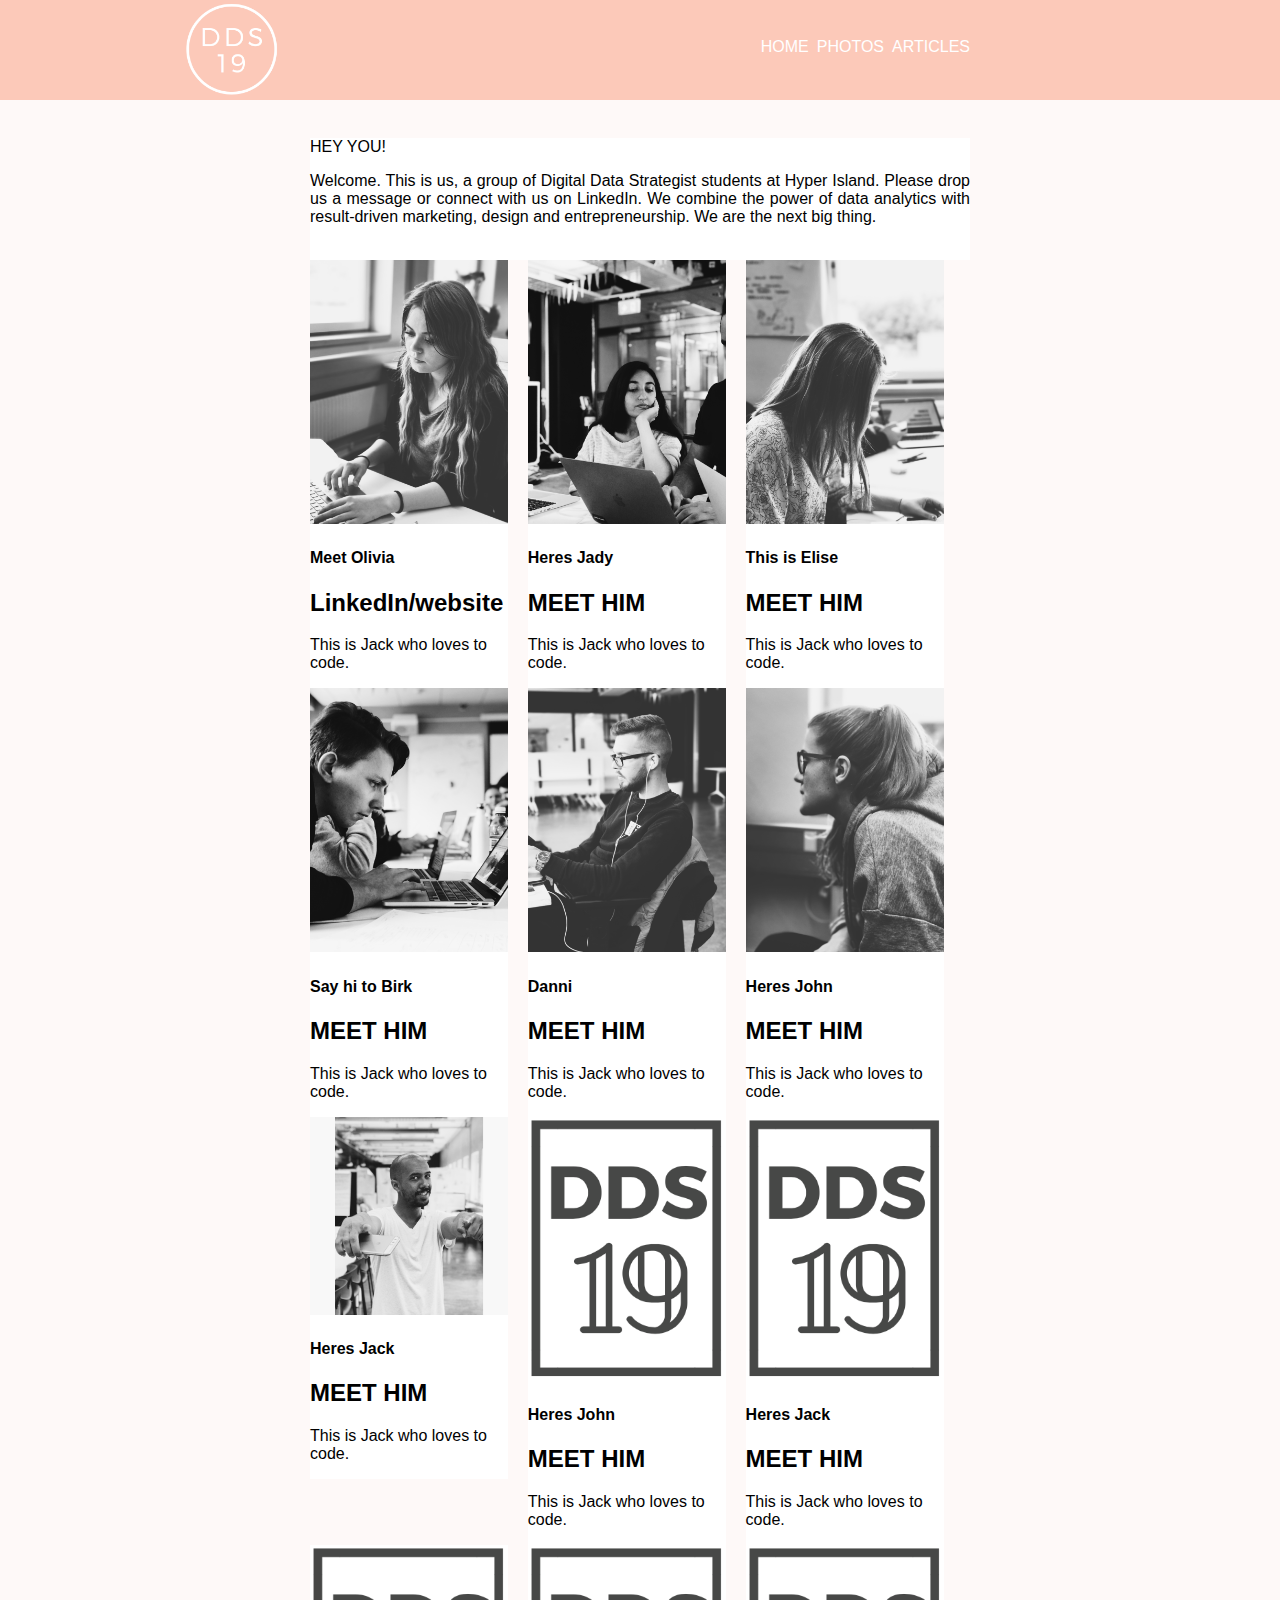
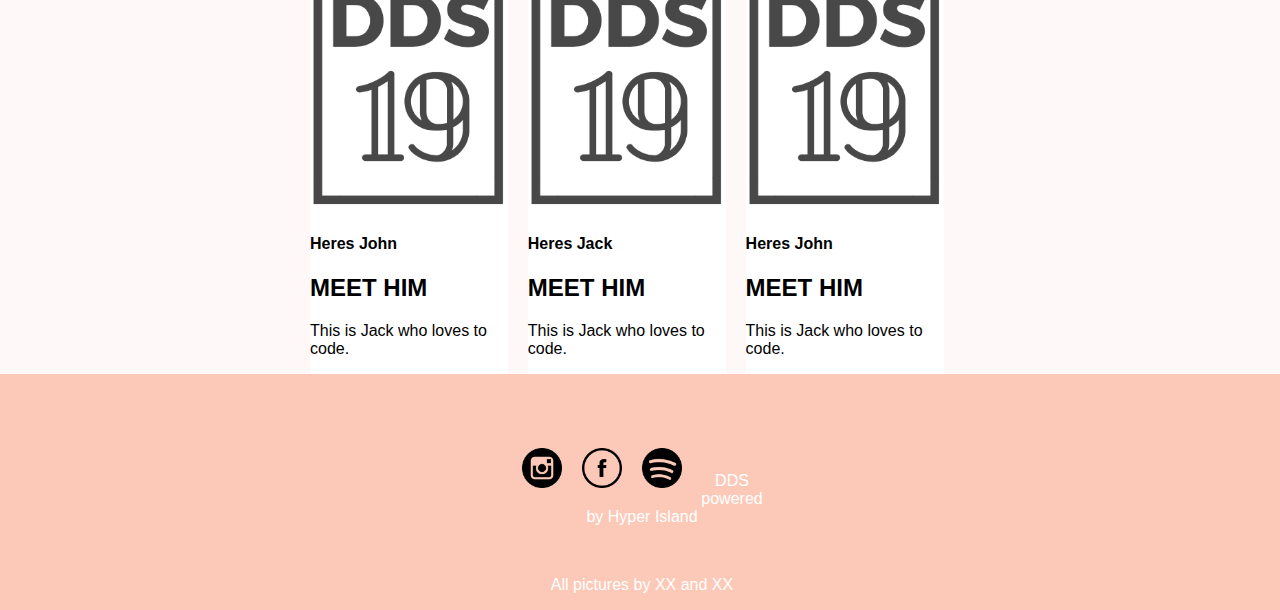
<file: index.html>
<!DOCTYPE html>
<html>
<head>

<!-- Global site tag (gtag.js) - Google Analytics -->
<script async src="https://www.googletagmanager.com/gtag/js?id=UA-108094140-1"></script>
<script>
  window.dataLayer = window.dataLayer || [];
  function gtag(){dataLayer.push(arguments);}
  gtag('js', new Date());

  gtag('config', 'UA-108094140-1');
</script>

<!--Yleistä headista-->

	<font>aw-conqueror-carved-one',sans-serif</font>
	<title>DDS19</title>
	<link rel="stylesheet" type="text/css" href="style.css"></li>
	<link rel="shortcut icon" href="emoji.png">
</head>
<body>
	<font>aw-conqueror-carved-one',sans-serif</font>
	<div class="header">
		<img src="dds.jpg" alt="logo" />
		<div class="header-container">
			<div class="logo">
				</div>

				<div class="nav">
					<ul>
						<li><a href="#">HOME</a></li>
						<li><a href="page2.html">PHOTOS</a></li>
						<li><a href="articles.html">ARTICLES</a></li>
					</ul>
				</div>
		</div>
	</div>


	<div class="container">

		<div class="content">
	<p>HEY YOU! </p>
	<P>Welcome. This is us, a group of Digital Data Strategist students at Hyper Island. Please drop us a message or connect with us on LinkedIn. We combine the power of data analytics with result-driven marketing, design and entrepreneurship. We are the next big thing. </p>

	<br>

	</div>

	<div class="square">
  		<img src="olivia.jpg" onerror="this.onerror=null;this.src='uusi.jpg';"/>
  		<h4>Meet Olivia</h4>
  		<h2>LinkedIn/website</h2>
  		<p>This is Jack who loves to code.</p>
	</div>

	<div class="square">
  		<img src="jagy.jpg"onerror="this.onerror=null;this.src='uusi.jpg';"/>
  		<h4>Heres Jady</h4>
  		<h2>MEET HIM</h2>
  		<p>This is Jack who loves to code.</p>
	</div>
<div class="square">
  		<img src="elise.jpg" onerror="this.onerror=null;this.src='uusi.jpg';"/>

  		<h4>This is Elise</h4>
  		<h2>MEET HIM</h2>
  		<p>This is Jack who loves to code.</p>
	</div>

	<div class="square">
  		<img src="birk.jpg"onerror="this.onerror=null;this.src='uusi.jpg';"/>
  		<h4>Say hi to Birk</h4>
  		<h2>MEET HIM</h2>
  		<p>This is Jack who loves to code.</p>
	</div><div class="square">
  		<img src="danni.jpg"onerror="this.onerror=null;this.src='uusi.jpg';"/>
  		<h4>Danni</h4>
  		<h2>MEET HIM</h2>
  		<p>This is Jack who loves to code.</p>
	</div>

	<div class="square">
  		<img src="ebba.jpg"onerror="this.onerror=null;this.src='uusi.jpg';"/>
  		<h4>Heres John</h4>
  		<h2>MEET HIM</h2>
  		<p>This is Jack who loves to code.</p>
	</div><div class="square">
  		<img src="thomas.jpg"onerror="this.onerror=null;this.src='uusi.jpg';"/>
  		<h4>Heres Jack</h4>
  		<h2>MEET HIM</h2>
  		<p>This is Jack who loves to code.</p>
	</div>

	<div class="square">
  		<img src="#"onerror="this.onerror=null;this.src='uusi.jpg';"/>
  		<h4>Heres John</h4>
  		<h2>MEET HIM</h2>
  		<p>This is Jack who loves to code.</p>
	</div><div class="square">
  		<img src="uusi.jpg"onerror="this.onerror=null;this.src='uusi.jpg';"/>
  		<h4>Heres Jack</h4>
  		<h2>MEET HIM</h2>
  		<p>This is Jack who loves to code.</p>
	</div>

	<div class="square">
  		<img src="#"onerror="this.onerror=null;this.src='uusi.jpg';"/>
  		<h4>Heres John</h4>
  		<h2>MEET HIM</h2>
  		<p>This is Jack who loves to code.</p>
	</div><div class="square">
  		<img src="#"onerror="this.onerror=null;this.src='uusi.jpg';"/>
  		<h4>Heres Jack</h4>
  		<h2>MEET HIM</h2>
  		<p>This is Jack who loves to code.</p>
	</div>

	<div class="square">
  		<img src="#"onerror="this.onerror=null;this.src='uusi.jpg';"/>
  		<h4>Heres John</h4>
  		<h2>MEET HIM</h2>
  		<p>This is Jack who loves to code.</p>
	</div>

	</div>

	<footer id="footer">
		<div id="contact">
		<a href="https://www.instagram.com/dds19.hyperisland/">
		<img src="ig.png"></a>

		<img src="facebook.png">
		<a href="https://open.spotify.com/user/moawib/playlist/6iCIxv5v5BXfGtiiVNo64B/">
		<img src="spotify.png">
		<br>
		<p>DDS powered by Hyper Island</p>
		<br>
		<p>All pictures by XX and XX</p>

		</div>
	</footer>

	<script src="script.js"></script>
</body>
</html>
</file>
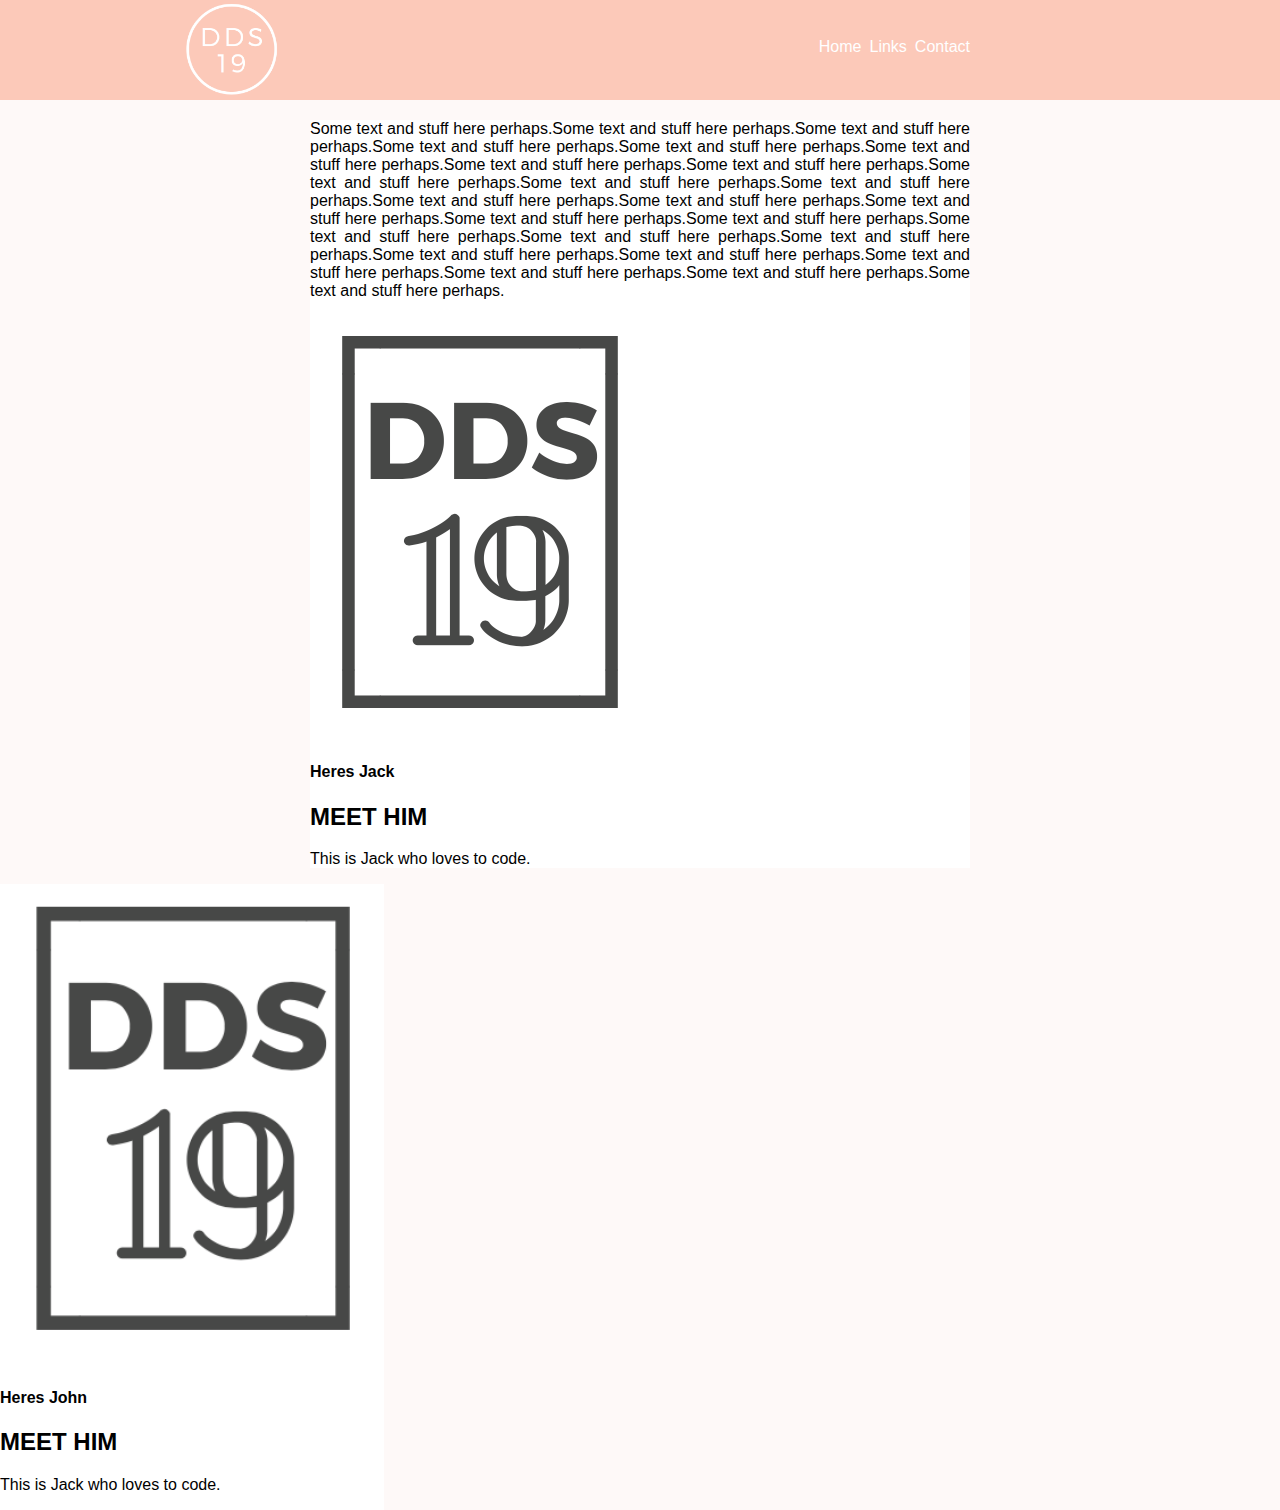
<file: cool.html>
<!DOCTYPE html>
<html>
<head>
	<title>DDS19</title>
	<link rel="stylesheet" type="text/css" href="style.css"></li>

	<div class="header">
		<img src="dds.jpg" alt="logo" />
		<div class="header-container">
			<div class="logo">
				</div>

				<div class="nav">
					<ul>
						<li><a href="#">Home</a></li>
						<li><a href="#">Links</a></li>
						<li><a href="#">Contact</a></li>
					</ul>
				</div>
		</div>
	</div>	

	<div class="container">

		<div class="content">
	<p>Some text and stuff here perhaps.Some text and stuff here perhaps.Some text and stuff here perhaps.Some text and stuff here perhaps.Some text and stuff here perhaps.Some text and stuff here perhaps.Some text and stuff here perhaps.Some text and stuff here perhaps.Some text and stuff here perhaps.Some text and stuff here perhaps.Some text and stuff here perhaps.Some text and stuff here perhaps.Some text and stuff here perhaps.Some text and stuff here perhaps.Some text and stuff here perhaps.Some text and stuff here perhaps.Some text and stuff here perhaps.Some text and stuff here perhaps.Some text and stuff here perhaps.Some text and stuff here perhaps.Some text and stuff here perhaps.Some text and stuff here perhaps.Some text and stuff here perhaps.Some text and stuff here perhaps.Some text and stuff here perhaps.
	</p>
	</div>
	
	<div class="square">
  		<img src="logo.jpg"/>
  		<h4>Heres Jack</h4>
  		<h2>MEET HIM</h2>
  		<p>This is Jack who loves to code.</p>
	</div>

	<div class="square">
  		<img src="logo.jpg"/>
  		<h4>Heres John</h4>
  		<h2>MEET HIM</h2>
  		<p>This is Jack who loves to code.</p>
	</div>
  

	</div>

</body>
</html>
</file>
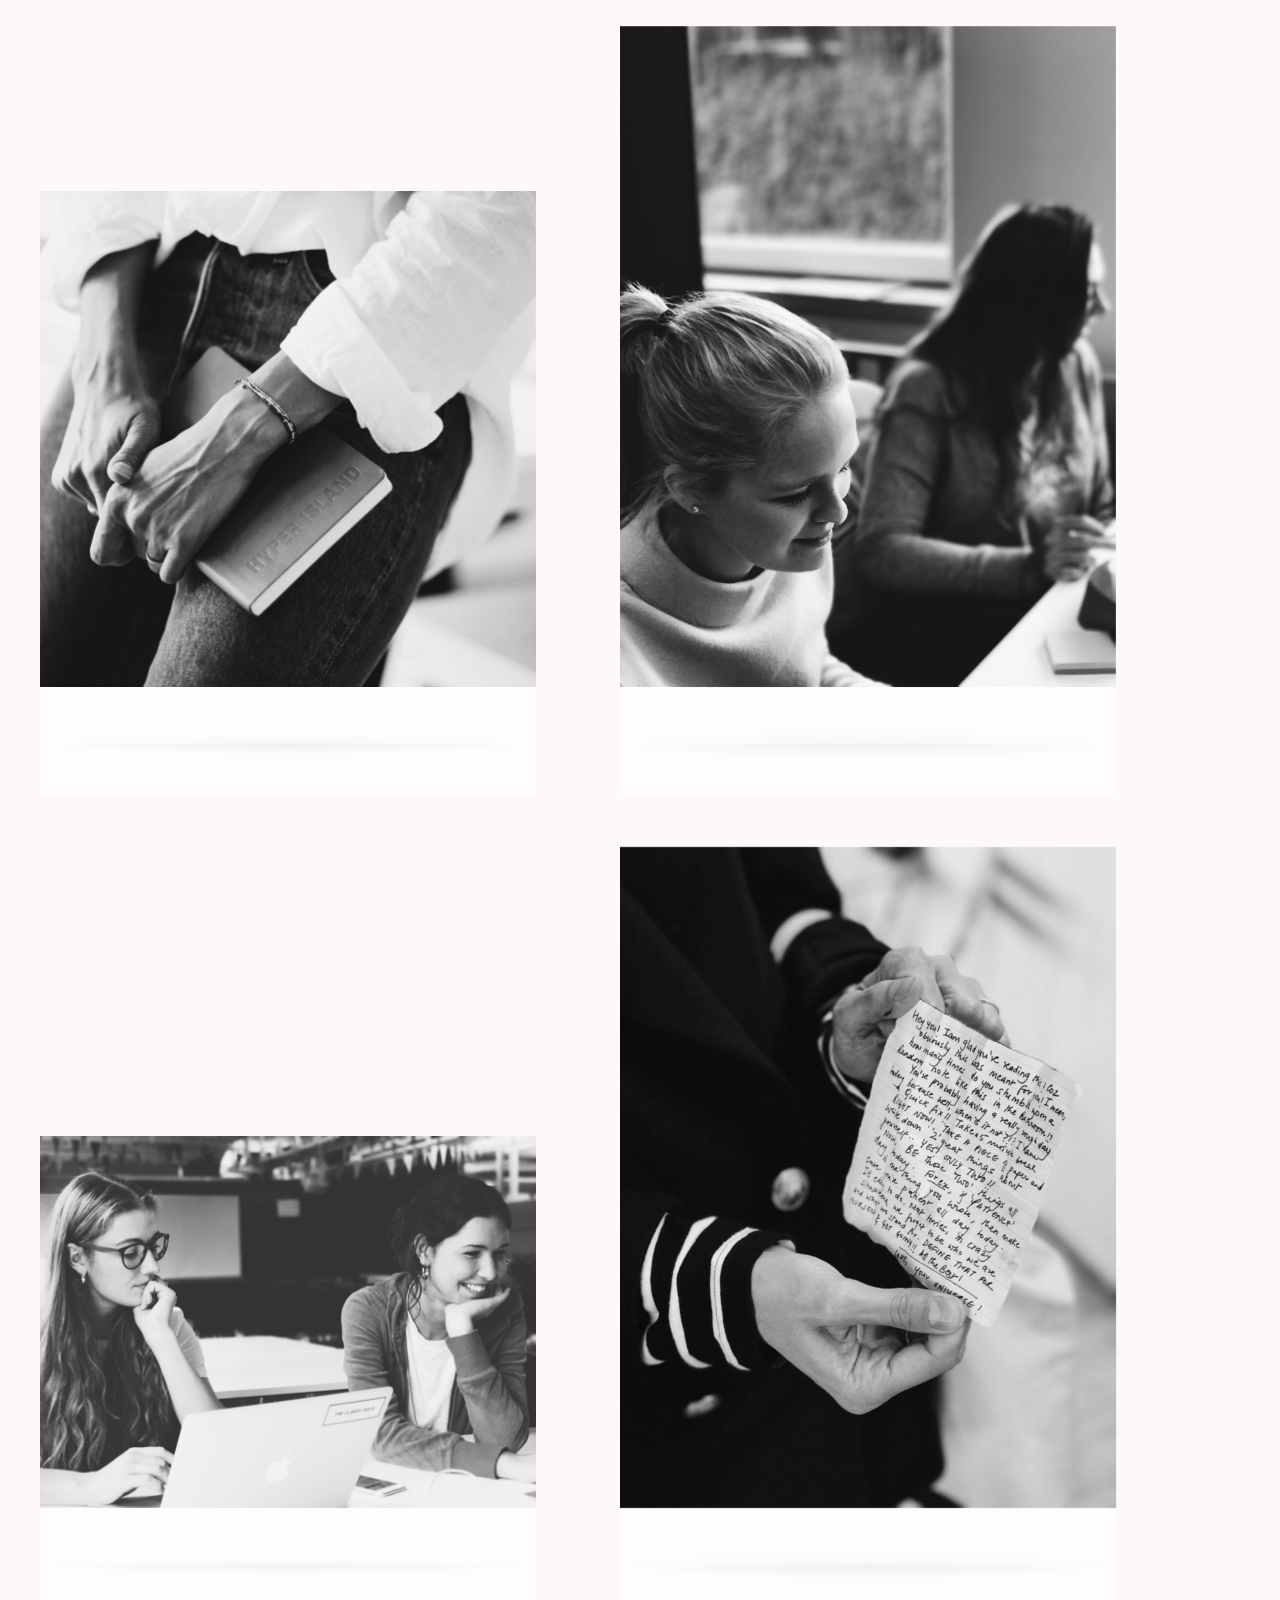
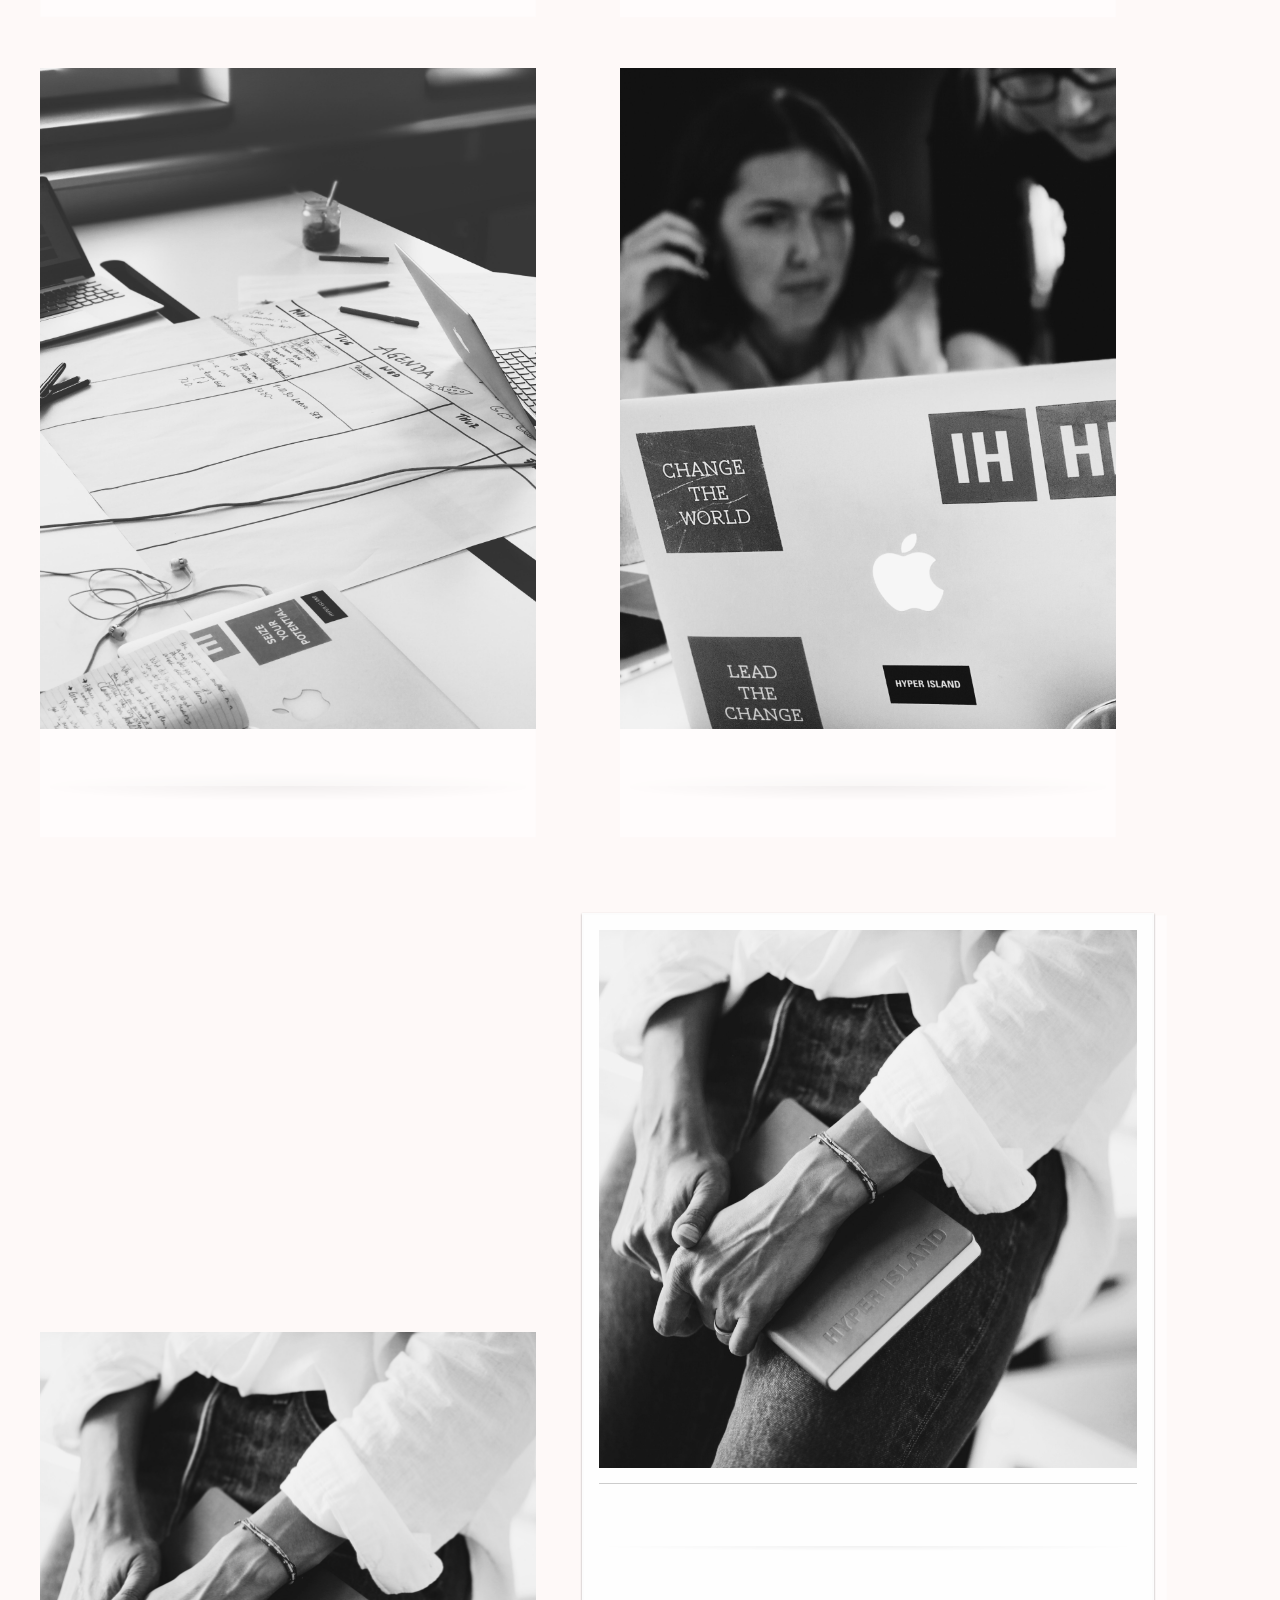
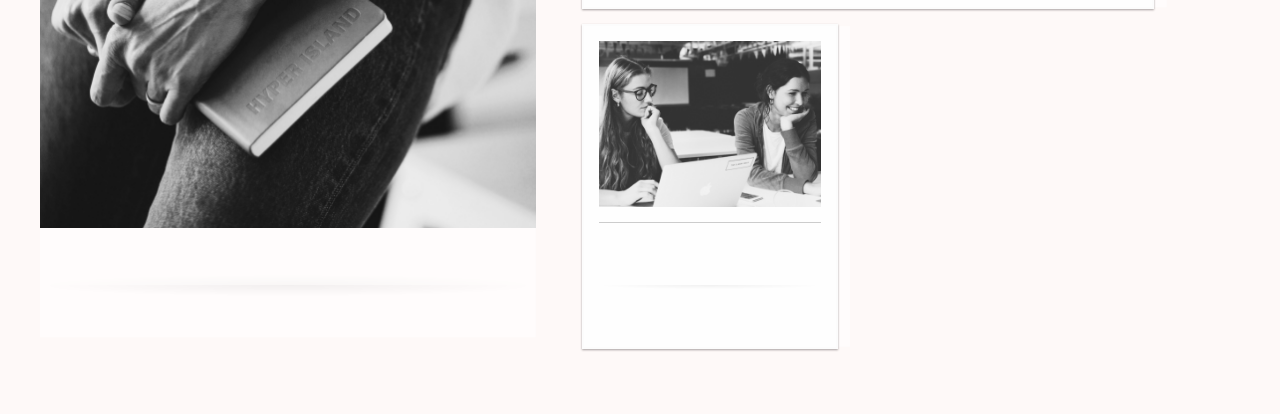
<file: page2.html>
<!DOCTYPE html>
<html>
<head>
	<link rel="stylesheet" type="text/css" href="style.css"></li>
	<title>PHOTOS</title>
</head>
<body>

<!-- This is to make the images turn -->

<div class="flip-3d">
  <figure>
    <img src="hands.jpg" alt>
 <figcaption>Gul</figcaption>
</figure>
</div>
  
<div  class="flip-3d">
  <figure>
    <img src="girls.jpg" alt>
   <figcaption>Johanna and Debbie</figcaption>
  </figure>
  </div>
<div class="flip-3d">
  <figure>
    <img src="smilesoraya.jpg" alt>
 <figcaption>Ebba and Soraya</figcaption>
  </figure>
</div>

<div class="flip-3d">
  <figure>
    <img src="heyyou.jpg" alt>
 <figcaption>Good vibes on toilet notes</figcaption>
</figure>
</div>
<div class="flip-3d">
  <figure>
    <img src="papers.jpg" alt>
 <figcaption>Work hard, play harder</figcaption>
</figure>
</div>
<div class="flip-3d">
  <figure>
    <img src="stickers.jpg" alt>
 <figcaption>Concentration, this is what it looks like</figcaption>
</figure>
</div>

<div class="flip-3d">
  <figure>
    <img src="hands.jpg" alt>
 <figcaption>Gul</figcaption>
</figure>
</div>

<!-- This is to make it in pinterest flow style -->

<div id="pix" class="flip-3d">
  <figure>
  <img src="hands.jpg" alt>
  <figcaption>Gul</figcaption>
	
	</figure>
	
	<div class="flip-3d">
	<figure>
	<img src="smilesoraya.jpg">
	<figcaption>Smile</figcaption>
	</figure>
	</div>
 
  
	</div>

</body>
</html>
</file>
<file: style.css>
body{
    width: 100%;
    margin: auto;
    font-family: 'aw-conqueror-carved-one',sans-serif;
    background-color: #fef9f8;
}

/*This was for the text to be this size at all times and also in the middle of the site.*/
.header-container{
    width: 660px;
    margin: 0 auto;
}

.container{
    width: 660px;
    margin: 0 auto;
    background-color: white;
}

.content{
    text-align: justify;
}

/*By doing this, we get the header fully to the top and to cover the whole width of the site.*/
.header{
   background: #fcc9b9;
   width: 100%;
   top: 0;
   position: fixed;
}

.header img {
  float: left;
  width: 100px;
  height: 100px;
  background: #555;
  margin-left: 180px;
}

.logo{
    float:left;
    font-family: 'aw-conqueror-carved-one',sans-serif;
    font-size: 45;
}

/* This code below takes all underscores off and changes the font.*/

a{
    text-decoration: none;
    color: white;
    font-family: 'aw-conqueror-carved-one',sans-serif;
}

/*This takes the dots away from the list. Also makes the list horizontal and adds space.*/
li{
    list-style: none;
    float: left;
    margin-left: 8px;
    padding-top: 22px;
}

.nav{
    float: right;
}

.content{
    margin-top: 120px;
}

/*photos*/


.square{
    width: 30%;
    margin-right: 3%;
    background-color: white;
    float: left;

}

.square img{
    width:100%;

}


#bl{
    display: flex;
    justify-content: flex-end;
}

/*All this is footer shit to make it the right size and to fix the img*/
#footer{
    float:left;
    background: #fcc9b9;
    width: 100%;
    min-height: 190px;
}

#contact{
    float:left;
    width: 260px;
    margin-left: 40%;
    margin-top: 5%;
    text-align: center;
    font-family: 'aw-conqueror-carved-one',sans-serif;
}

#contact img{
    float: left;
    width: 60px;
    height: 60px;
    padding: 10px;

}

/*PAGE 2*/




* {
  box-sizing: border-box;
}



div.flip-3d {
  perspective: 1200px;
  width: 45%;
  display: inline-block;
  margin: 0;
}

div.flip-3d figure {
  position: relative;
  transform-style: preserve-3d;
  transition: 1s transform;
  font-size: 1.6rem;
}

div.flip-3d figure img {
  width: 100%;
  height: auto;
}

div.flip-3d figure figcaption {
  position: absolute;
  width: 100%;
  height: 100%;
  top: 0;
  transform: rotateY(.5turn) translateZ(1px);
  background: rgba(255, 255, 255, 0.9);
  text-align: center;
  padding-top: 45%;
  opacity: 0.6;
  transition: 1s .5s opacity;
}

div.flip-3d:hover figure {
  transform: rotateY(.5turn);
}

div.flip-3d:hover figure figcaption {
  opacity: 1;
}

div.flip-3d figure:after {
  content: " ";
  display: block;
  height: 8vw;
  width: 100%;
  transform: rotateX(90deg);
  background-image: radial-gradient(ellipse closest-side, rgba(0, 0, 0, 0.05) 0%, rgba(0, 0, 0, 0) 100%);
}

@media screen and (max-width: 800px) {
  div#columns {
    perspective-origin: center top;
  }
  div#columns figure {
    display: block;
    width: 50%;
    margin: 0 auto;
    margin-bottom: 12vw;
  }
  div#columns figure:last-child {
    display: none;
  }
}

/*pinterest flow right here*/



#pix {
    column-width: 320px;
    column-gap: 15px;
    max-width: 50%;
    margin: 50px auto;
}

div#pix figure {
    background: #fefefe;
    border: 2px solid #fcfcfc;
    box-shadow: 0 1px 2px rgba(34, 25, 25, 0.4);
    margin: 0 2px 15px;
    padding: 15px;
    padding-bottom: 10px;
    transition: opacity 1
  display: inline-block;
  pix-break-inside: avoid;
}

div#pix figure img {
    width: 100%; height: auto;
    border-bottom: 1px solid #ccc;
    padding-bottom: 15px;
    margin-bottom: 5px;
}


div#pix small { 
  font-size: 1rem;
  float: right; 
  text-transform: uppercase;
  color: #aaa;
} 

div#pix small a { 
  color: #666; 
  text-decoration: none; 
  transition: .4s color;
}



@media screen and (max-width: 750px) { 
  #pix { column-gap: 0px; }
  #pix figure { max-width: 50%; }
}
</file>
